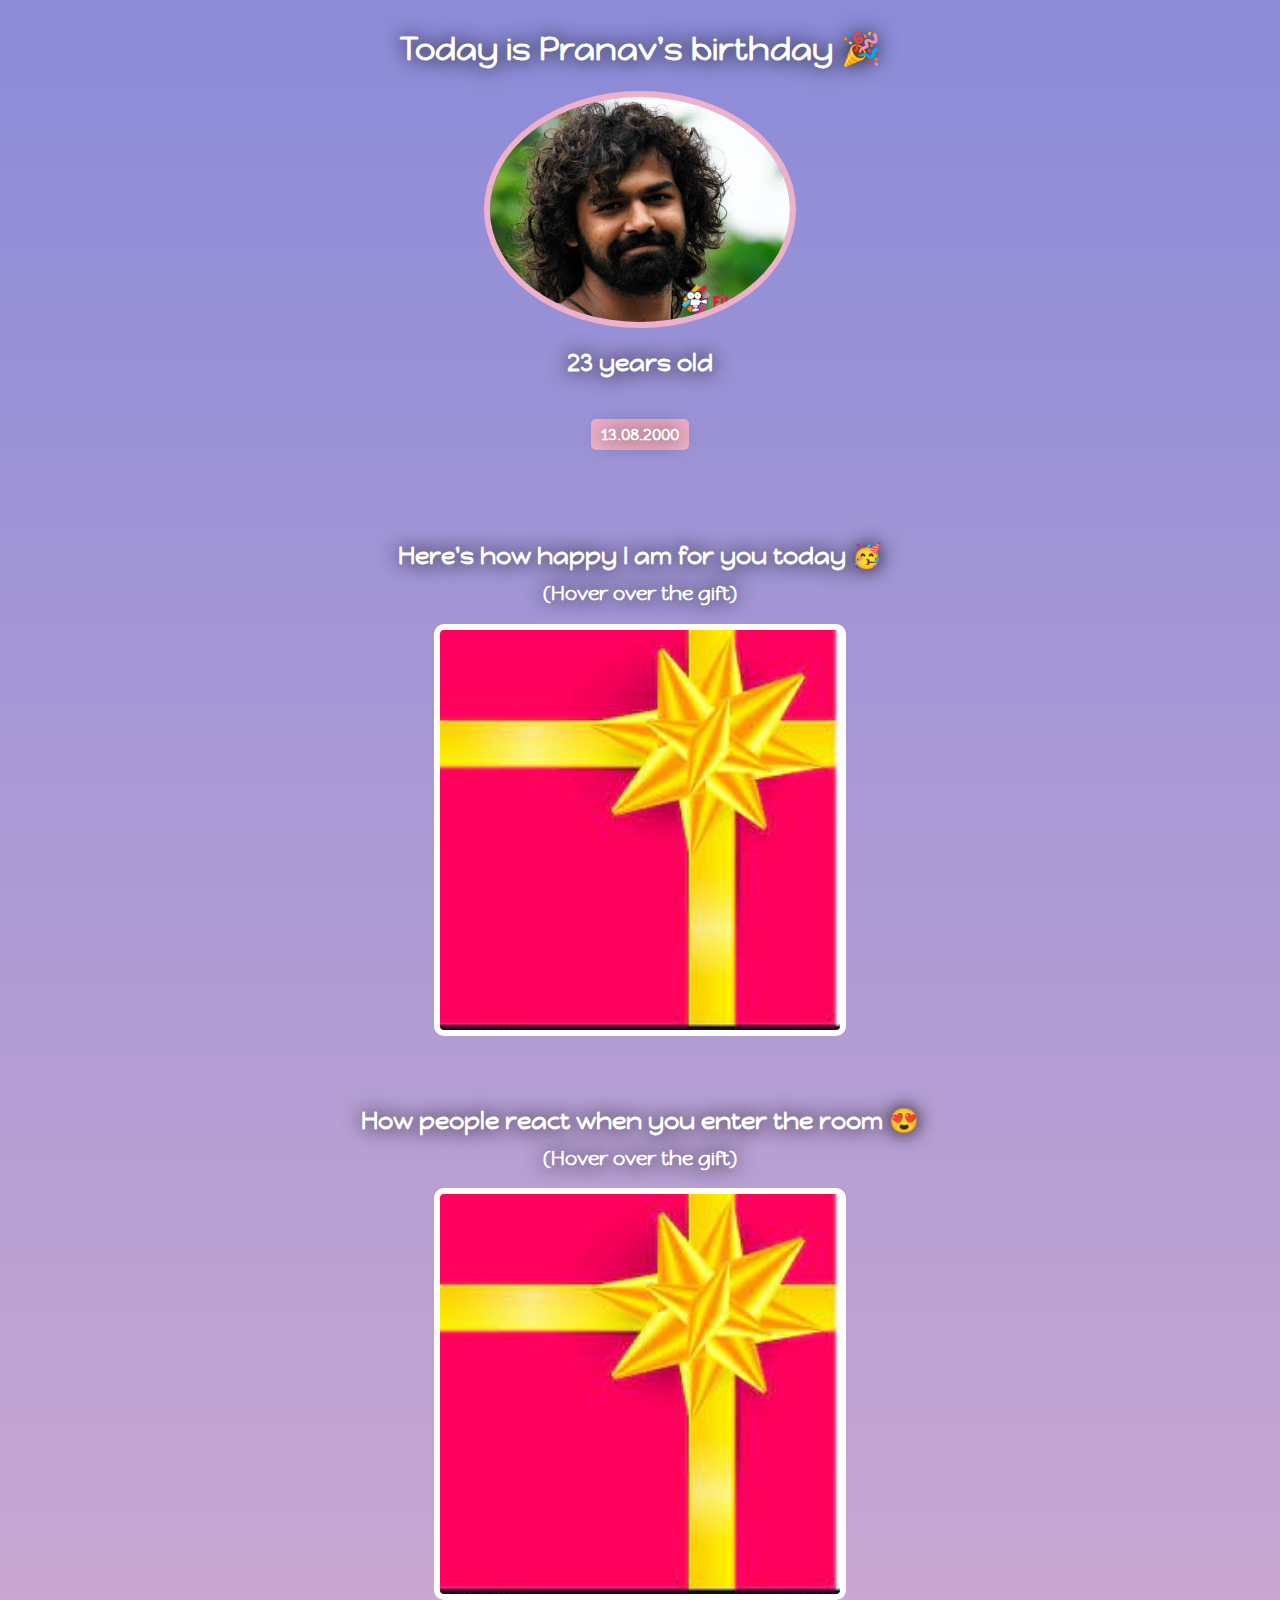
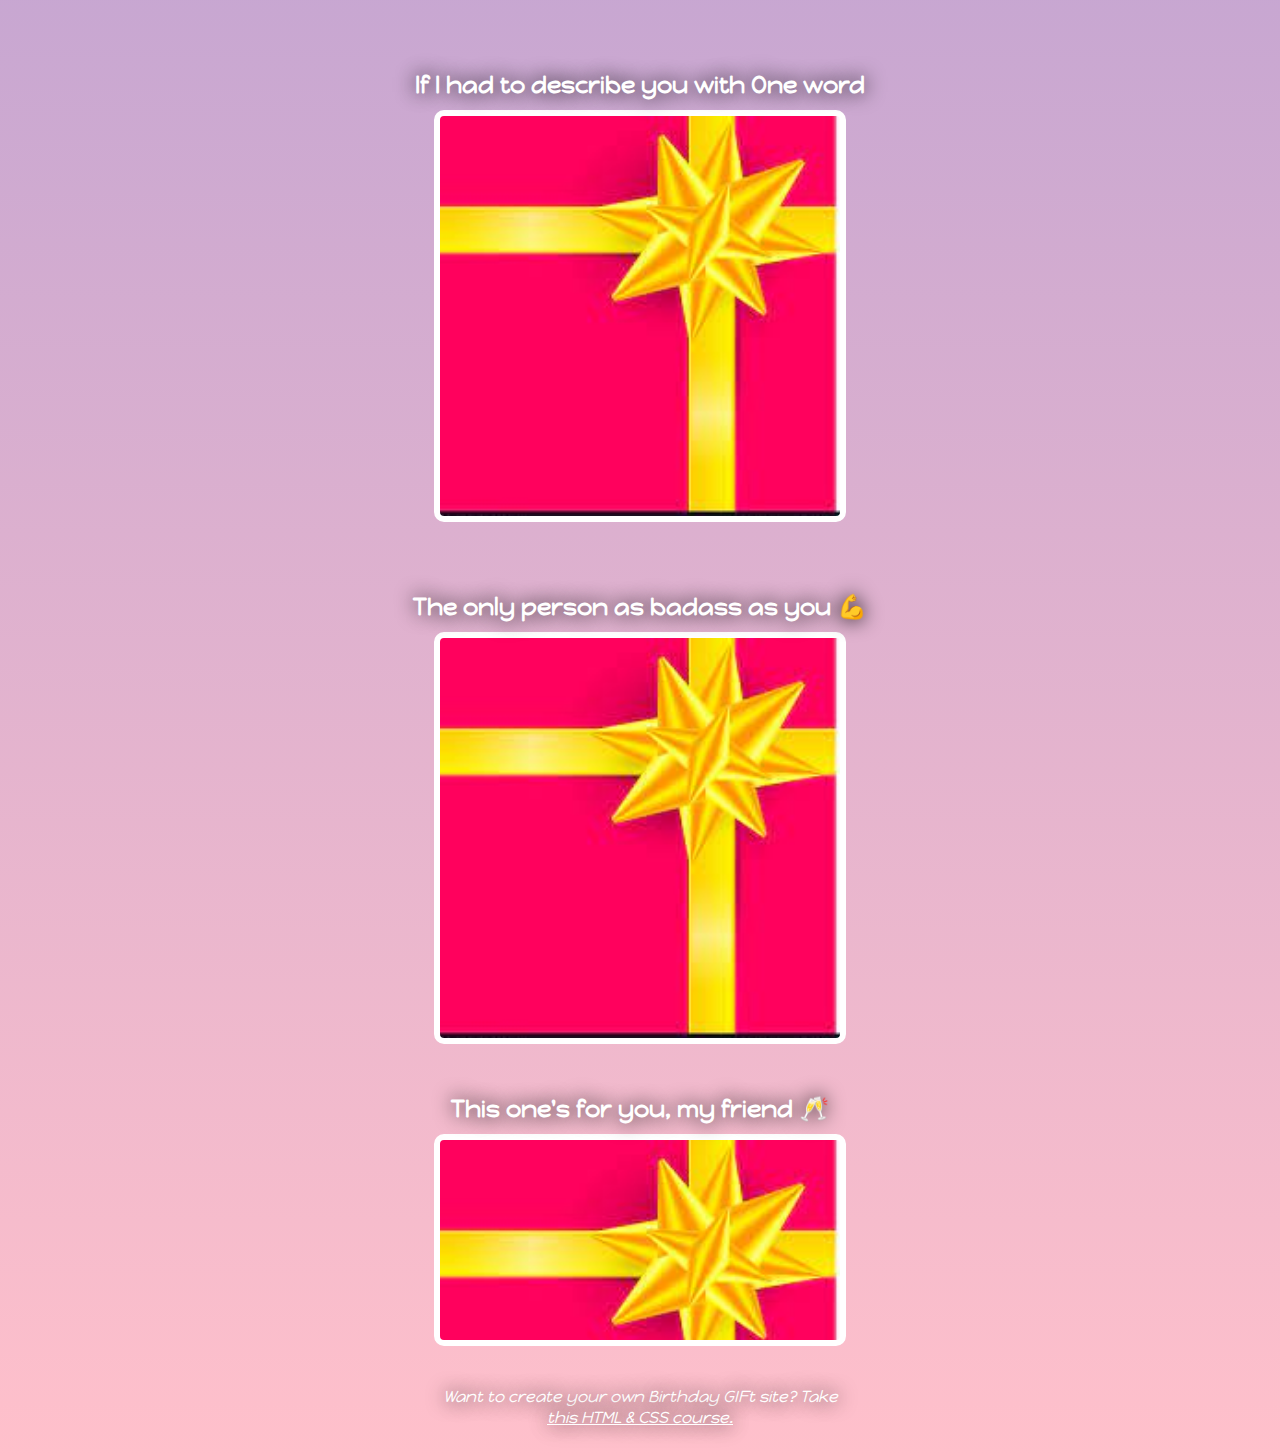
<file: index.html>
<!DOCTYPE html>
<html lang="en">
<head>
    <meta charset="UTF-8">
    <meta http-equiv="X-UA-Compatible" content="IE=edge">
    <meta name="viewport" content="width=device-width, initial-scale=1.0">
    <title>Document</title>
    <link rel="stylesheet" href="index.css">
    <link rel="preconnect" href="https://fonts.googleapis.com">
    <link rel="preconnect" href="https://fonts.gstatic.com" crossorigin>
    <link href="https://fonts.googleapis.com/css2?family=Happy+Monkey&display=swap" rel="stylesheet">
</head>
<body>
   <div id="header"> <h1>Today is Pranav's birthday  🎉</h1>
    <img id="bff-img" src="pranavmohan.jpg" alt="">
    <h2 id="bday-age ">23 years old</h2>
    <h4 id="bday-date">13.08.2000</h4>
</div>
<div class="gift-section">
   <h2 class="gift-title"> Here's how happy I am for you today  🥳</h2>
   <h3 class="gift-hint">(Hover over the  gift)</h3>
   <div class="gift-img" id="gift-img-happy" ></div>
</div>
<div class="gift-section">
    <h2 class="gift-title"> How people react when you enter the room 😍</h2>
    <h3 class="gift-hint">(Hover over the  gift)</h3>
    <div class="gift-img" id="gift-img-hot"></div>
</div>
<div class="gift-section">
    <h2 class="gift-title"> If I had to describe you with One word</h2>
  
    <div class="gift-img" id="gift-img-genius"></div>
</div>
<div class="gift-section">
    <h2 class="gift-title"> The only person as badass as you 💪</h2>
  
    <div class="gift-img" id="gift-img-badass"></div>

    <div class="gift-section">
        <h2 class="gift-title">This one's for you, my friend 🥂 </h2>
      
        <div class="gift-img" id="gift-img-cheers"></div>
</div>

<p id="footer">Want to create your own Birthday GIFt site? Take <a href="https://scrimba.com/learn/htmlandcss" target="_blank">this HTML & CSS course.</p>
</body>
</html>
</file>
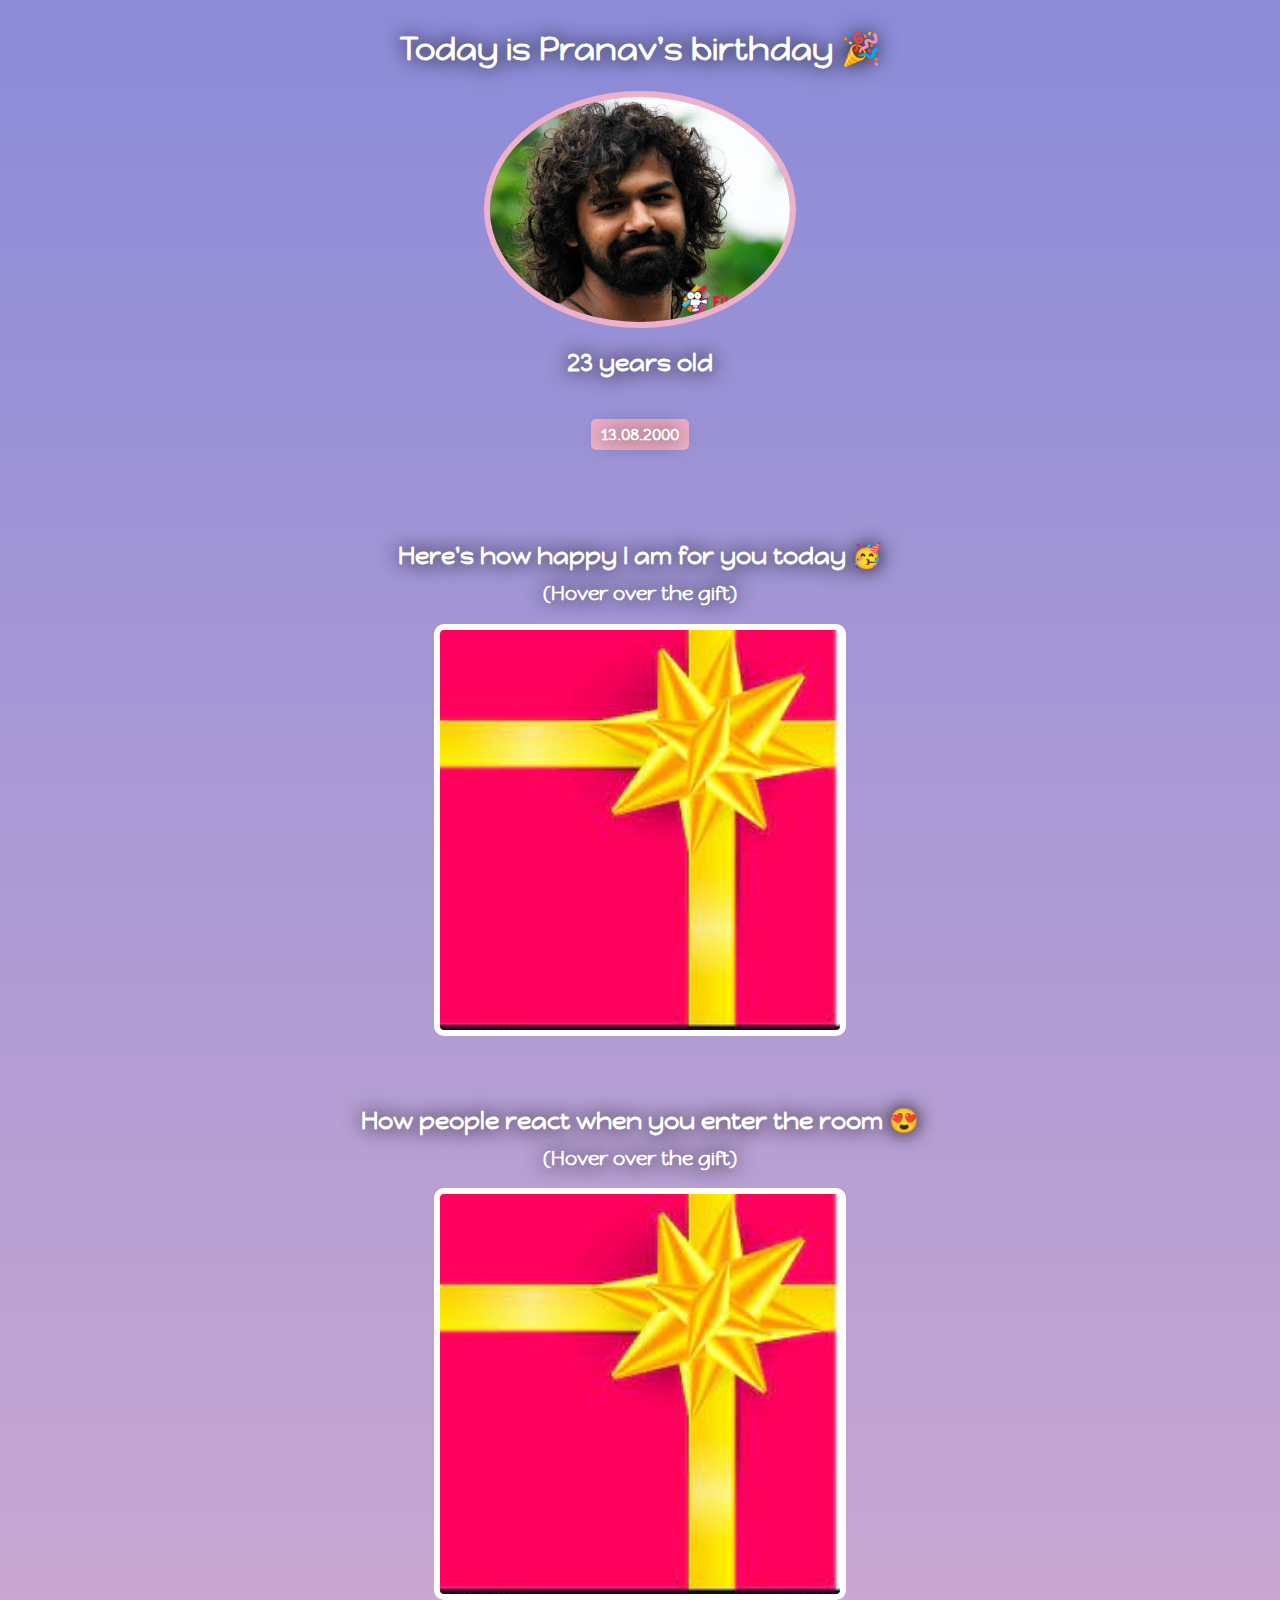
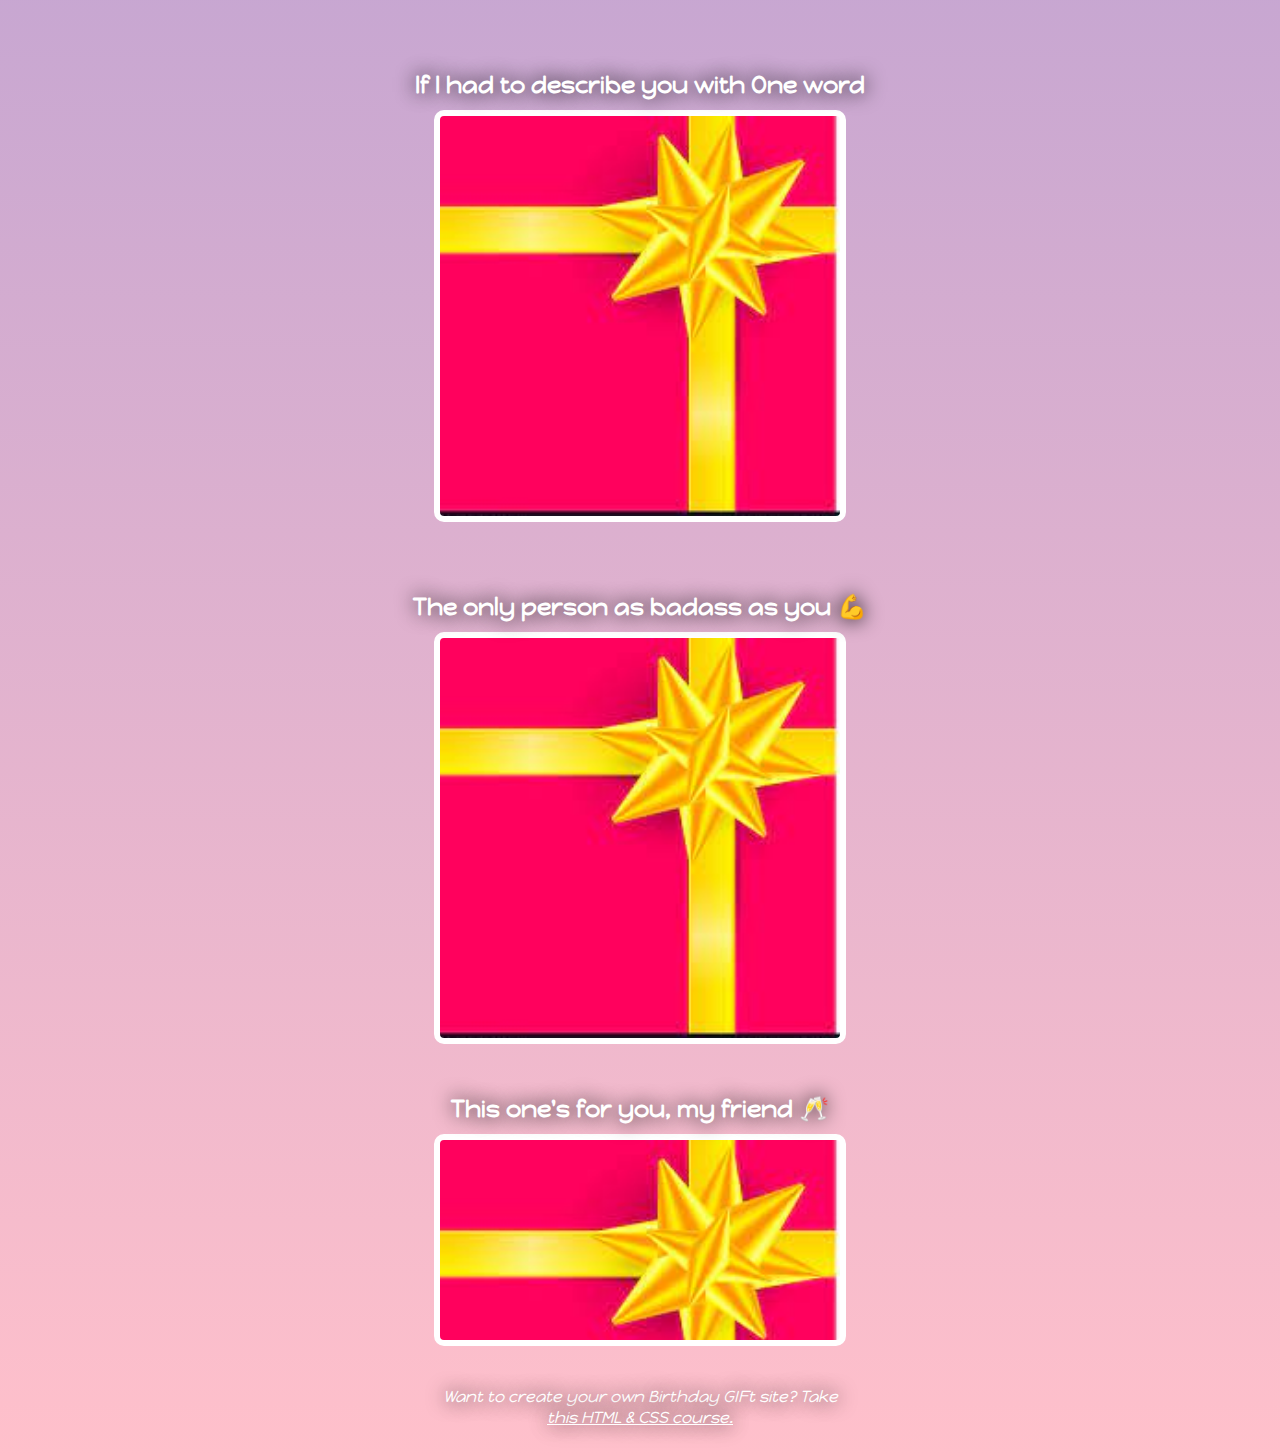
<file: birthdaysite.html>
<!DOCTYPE html>
<html lang="en">
<head>
    <meta charset="UTF-8">
    <meta http-equiv="X-UA-Compatible" content="IE=edge">
    <meta name="viewport" content="width=device-width, initial-scale=1.0">
    <title>Document</title>
    <link rel="stylesheet" href="birthdaysite.css">
    <link rel="preconnect" href="https://fonts.googleapis.com">
    <link rel="preconnect" href="https://fonts.gstatic.com" crossorigin>
    <link href="https://fonts.googleapis.com/css2?family=Happy+Monkey&display=swap" rel="stylesheet">
</head>
<body>
   <div id="header"> <h1>Today is Pranav's birthday  🎉</h1>
    <img id="bff-img" src="pranavmohan.jpg" alt="">
    <h2 id="bday-age ">23 years old</h2>
    <h4 id="bday-date">13.08.2000</h4>
</div>
<div class="gift-section">
   <h2 class="gift-title"> Here's how happy I am for you today  🥳</h2>
   <h3 class="gift-hint">(Hover over the  gift)</h3>
   <div class="gift-img" id="gift-img-happy" ></div>
</div>
<div class="gift-section">
    <h2 class="gift-title"> How people react when you enter the room 😍</h2>
    <h3 class="gift-hint">(Hover over the  gift)</h3>
    <div class="gift-img" id="gift-img-hot"></div>
</div>
<div class="gift-section">
    <h2 class="gift-title"> If I had to describe you with One word</h2>
  
    <div class="gift-img" id="gift-img-genius"></div>
</div>
<div class="gift-section">
    <h2 class="gift-title"> The only person as badass as you 💪</h2>
  
    <div class="gift-img" id="gift-img-badass"></div>

    <div class="gift-section">
        <h2 class="gift-title">This one's for you, my friend 🥂 </h2>
      
        <div class="gift-img" id="gift-img-cheers"></div>
</div>

<p id="footer">Want to create your own Birthday GIFt site? Take <a href="https://scrimba.com/learn/htmlandcss" target="_blank">this HTML & CSS course.</p>
</body>
</html>
</file>
<file: index.css>
body{
    font-family: 'Happy Monkey', cursive;
    text-align: center;
    background-color:#a2d2ff ;
    color:#ffffff ;
    display: flex;
    flex-direction: column;
    align-items: center;
    background: linear-gradient(rgb(139, 139, 216),pink);
}
h1,h2,h3,h4,p{
    text-shadow: 0 0 20px black;
}

#bff-img {
    width: 300px;
    border-radius: 50%;
    border:6px solid #EFB0C9 ;
}
#bday-age{
    background: #EFB0C9;
    padding:  5px 10px;
    border-radius: 5px;
    margin-bottom: 10px;
    margin-top: 5px;
    margin: 5px 0 10px 0;
    
}
#bday-date{
    background: #EFB0C9 ;
    padding: 5px 10px;
    border-radius: 5px;
}

#header {
    display: flex;
    flex-direction: column;
    align-items: center;
}
.gift-img {
    margin: 0 auto;
    width: 400px;
    height: 400px;;
    border: 6px solid white;
    border-radius: 10px;
    background-image: url("gift-cover.jpg");
    background-size: cover;
    
}

#gift-img-happy:hover {
    background-image: url("giphy\ \(1\)\ happy.gif");
}
#gift-img-hot:hover {
    background-image: url("giphy\ \(1\)people.gif");
}
#gift-img-genius:hover {
    background-image: url("giphy\ \(1\)genius.gif");
}
#gift-img-badass:hover {
    background-image: url("giphy\ \(1\)badass2.gif");
}

.gift-section {
    margin-top: 50px;
}
.gift-title {
    margin-bottom: 10px;
}
.gift-hint{
    margin-top: 0;
}

#gift-img-cheers {
    height: 200px;

}
#gift-img-cheers:hover {
    background-image: url("giphy\ \(1\)cheers.gif");
}

#footer{
    font-style: italic;
    width: 400px;
    margin: 40px auto 20px;
}
a{
    color: white;
}
</file>
<file: birthdaysite.css>
body{
    font-family: 'Happy Monkey', cursive;
    text-align: center;
    background-color:#a2d2ff ;
    color:#ffffff ;
    display: flex;
    flex-direction: column;
    align-items: center;
    background: linear-gradient(rgb(139, 139, 216),pink);
}
h1,h2,h3,h4,p{
    text-shadow: 0 0 20px black;
}

#bff-img {
    width: 300px;
    border-radius: 50%;
    border:6px solid #EFB0C9 ;
}
#bday-age{
    background: #EFB0C9;
    padding:  5px 10px;
    border-radius: 5px;
    margin-bottom: 10px;
    margin-top: 5px;
    margin: 5px 0 10px 0;
    
}
#bday-date{
    background: #EFB0C9 ;
    padding: 5px 10px;
    border-radius: 5px;
}

#header {
    display: flex;
    flex-direction: column;
    align-items: center;
}
.gift-img {
    margin: 0 auto;
    width: 400px;
    height: 400px;;
    border: 6px solid white;
    border-radius: 10px;
    background-image: url("gift-cover.jpg");
    background-size: cover;
    
}

#gift-img-happy:hover {
    background-image: url("giphy\ \(1\)\ happy.gif");
}
#gift-img-hot:hover {
    background-image: url("giphy\ \(1\)people.gif");
}
#gift-img-genius:hover {
    background-image: url("giphy\ \(1\)genius.gif");
}
#gift-img-badass:hover {
    background-image: url("giphy\ \(1\)badass2.gif");
}

.gift-section {
    margin-top: 50px;
}
.gift-title {
    margin-bottom: 10px;
}
.gift-hint{
    margin-top: 0;
}

#gift-img-cheers {
    height: 200px;

}
#gift-img-cheers:hover {
    background-image: url("giphy\ \(1\)cheers.gif");
}

#footer{
    font-style: italic;
    width: 400px;
    margin: 40px auto 20px;
}
a{
    color: white;
}
</file>
